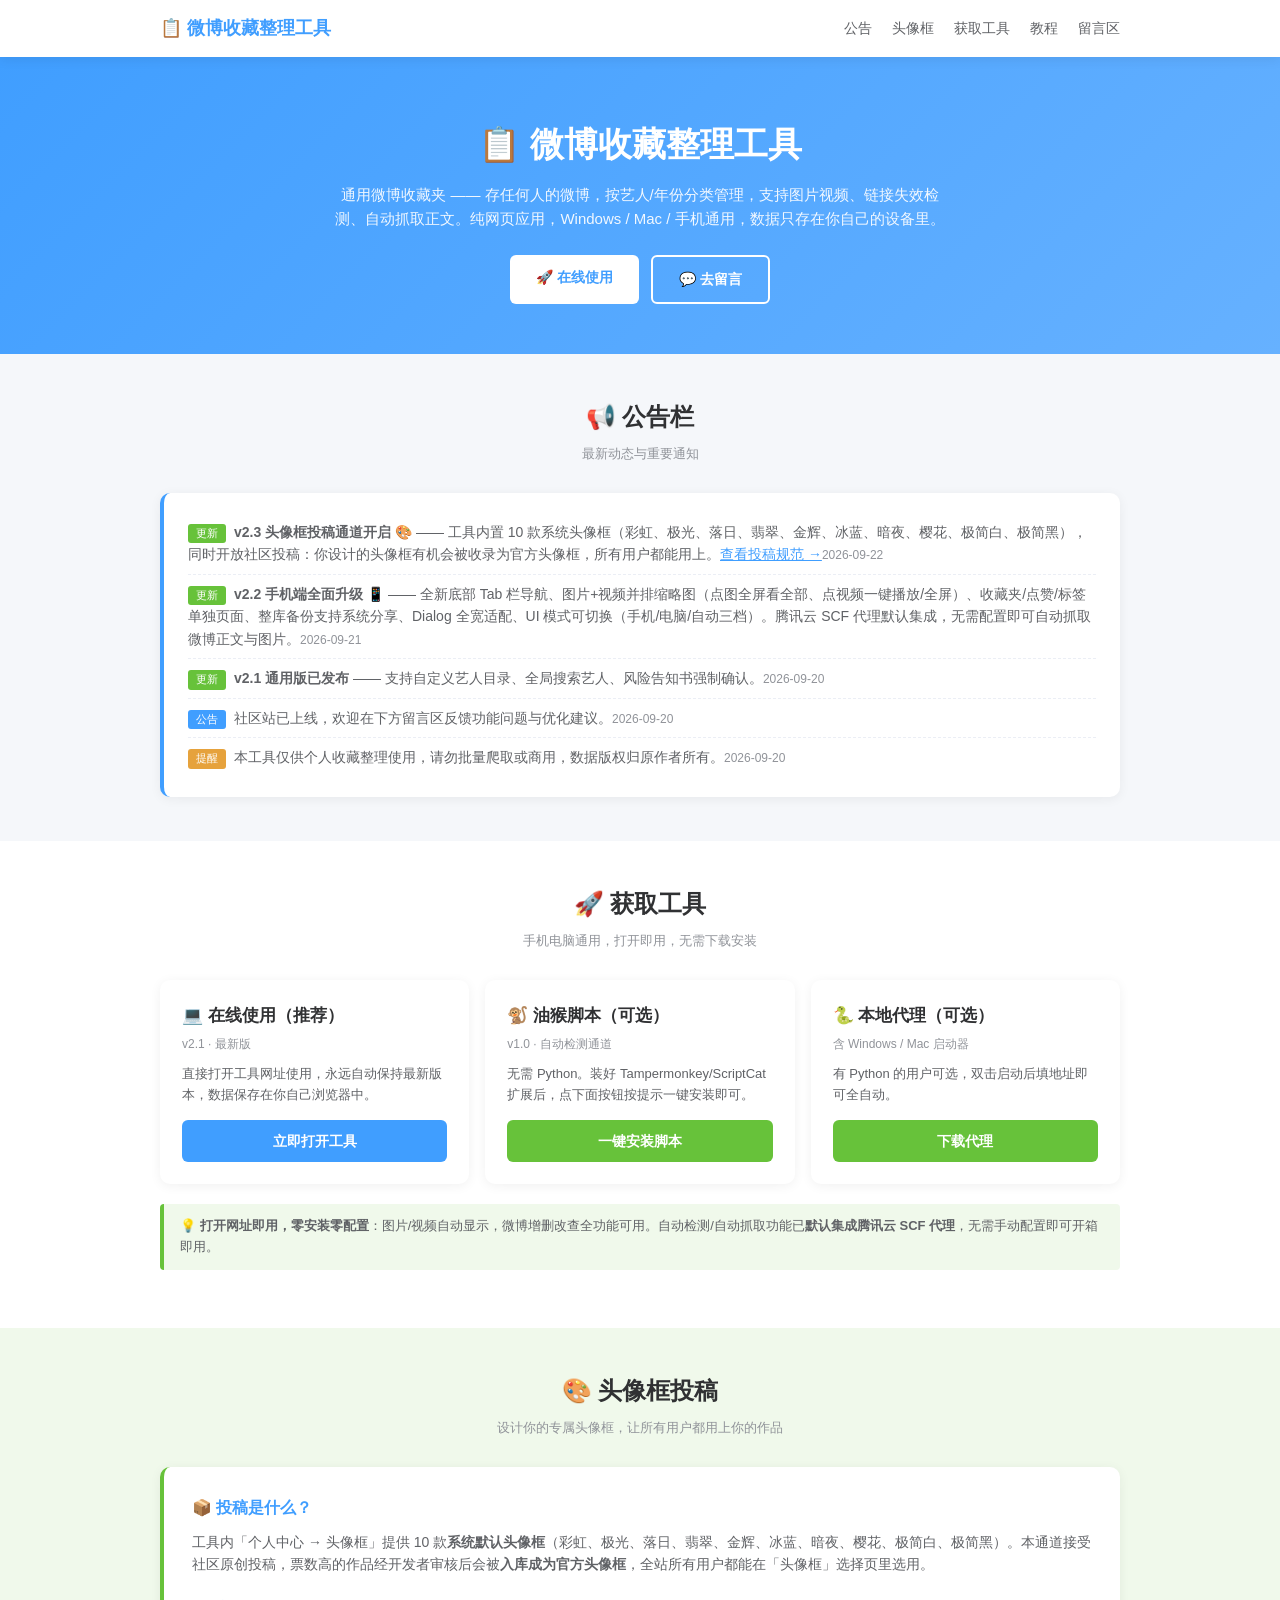
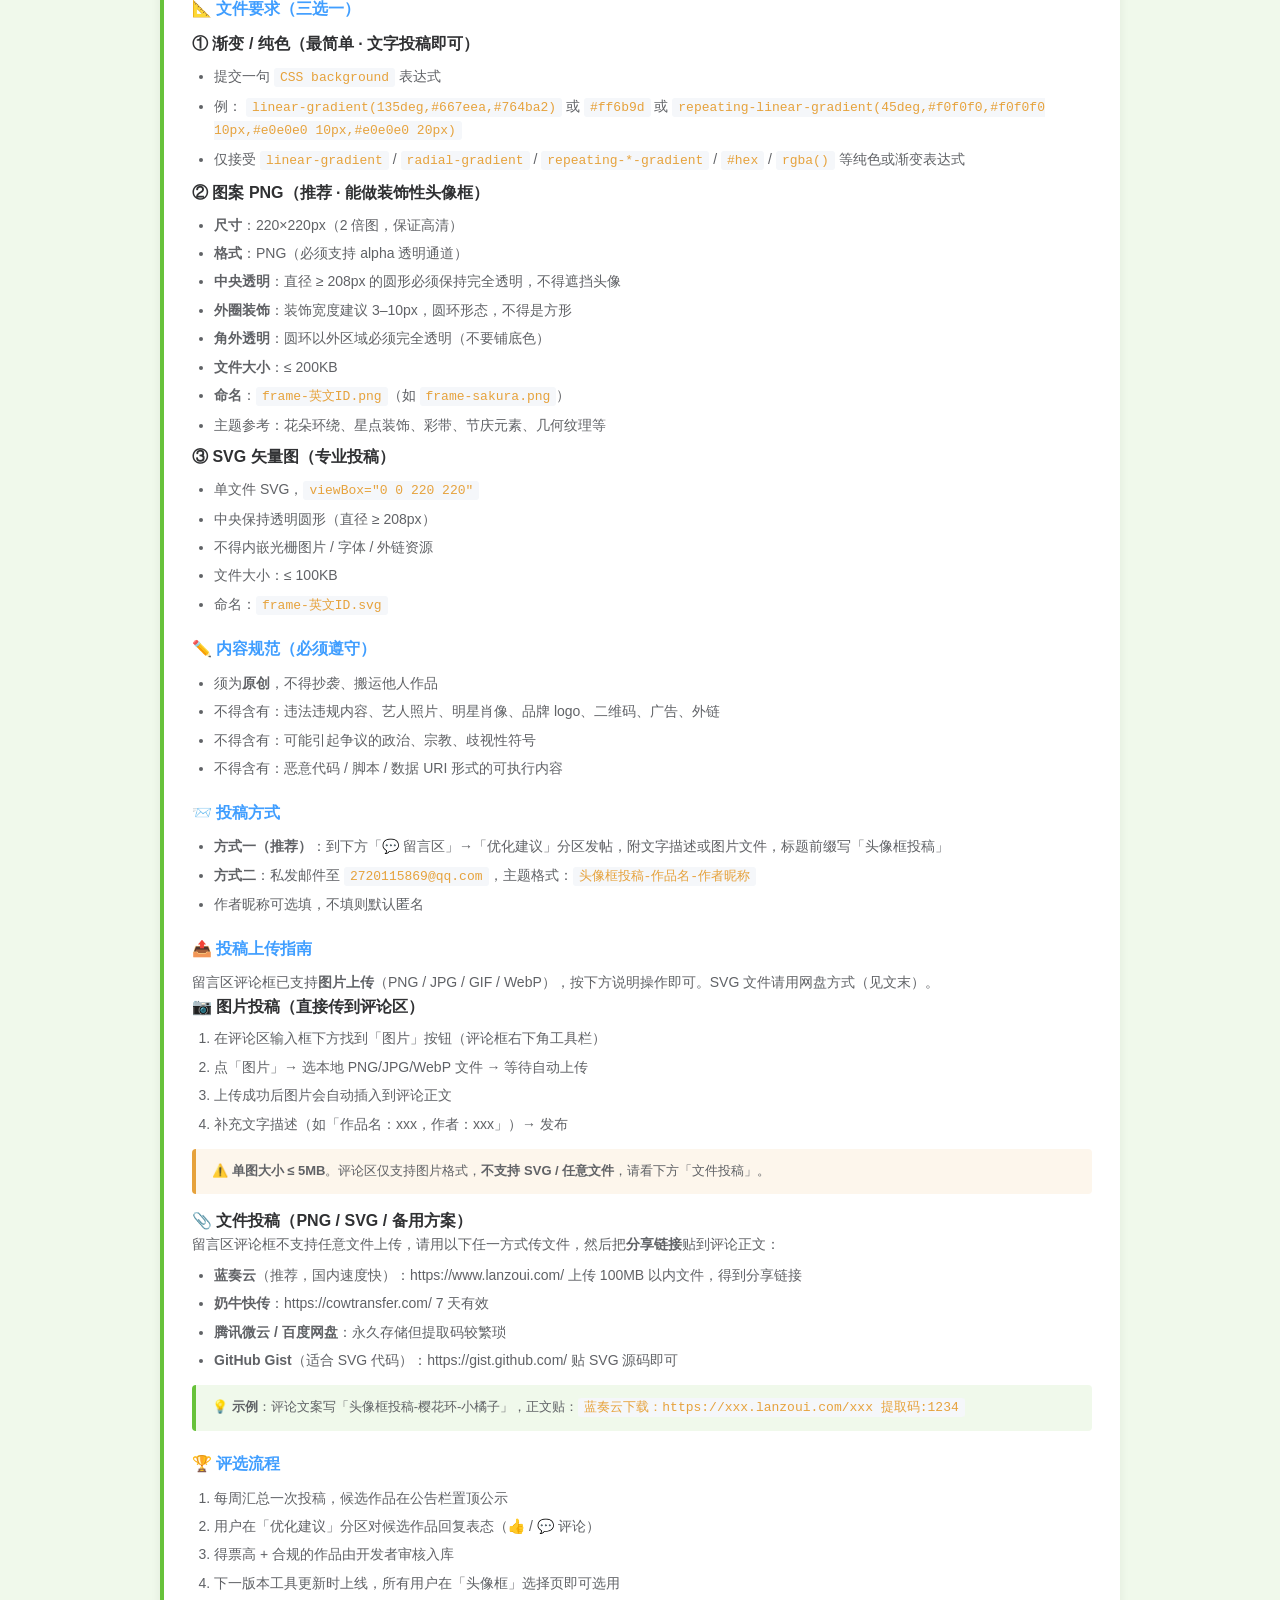
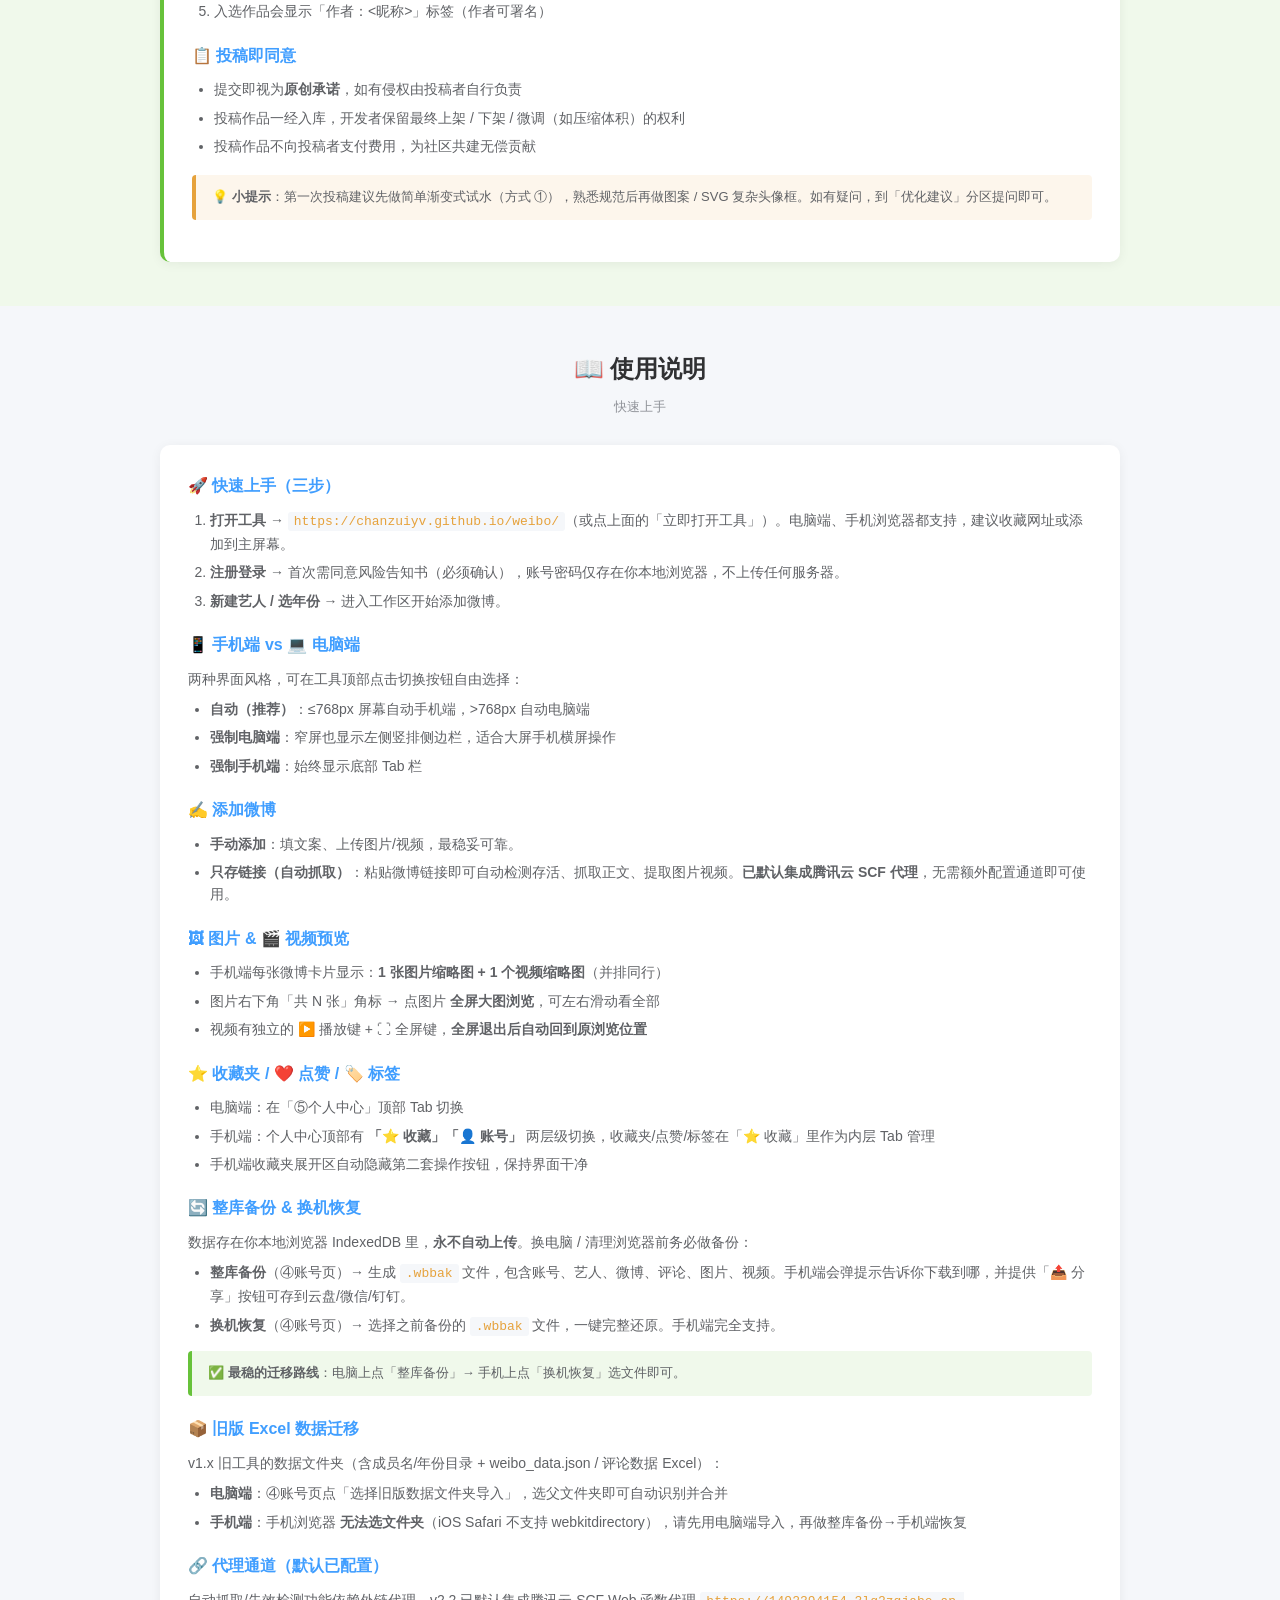
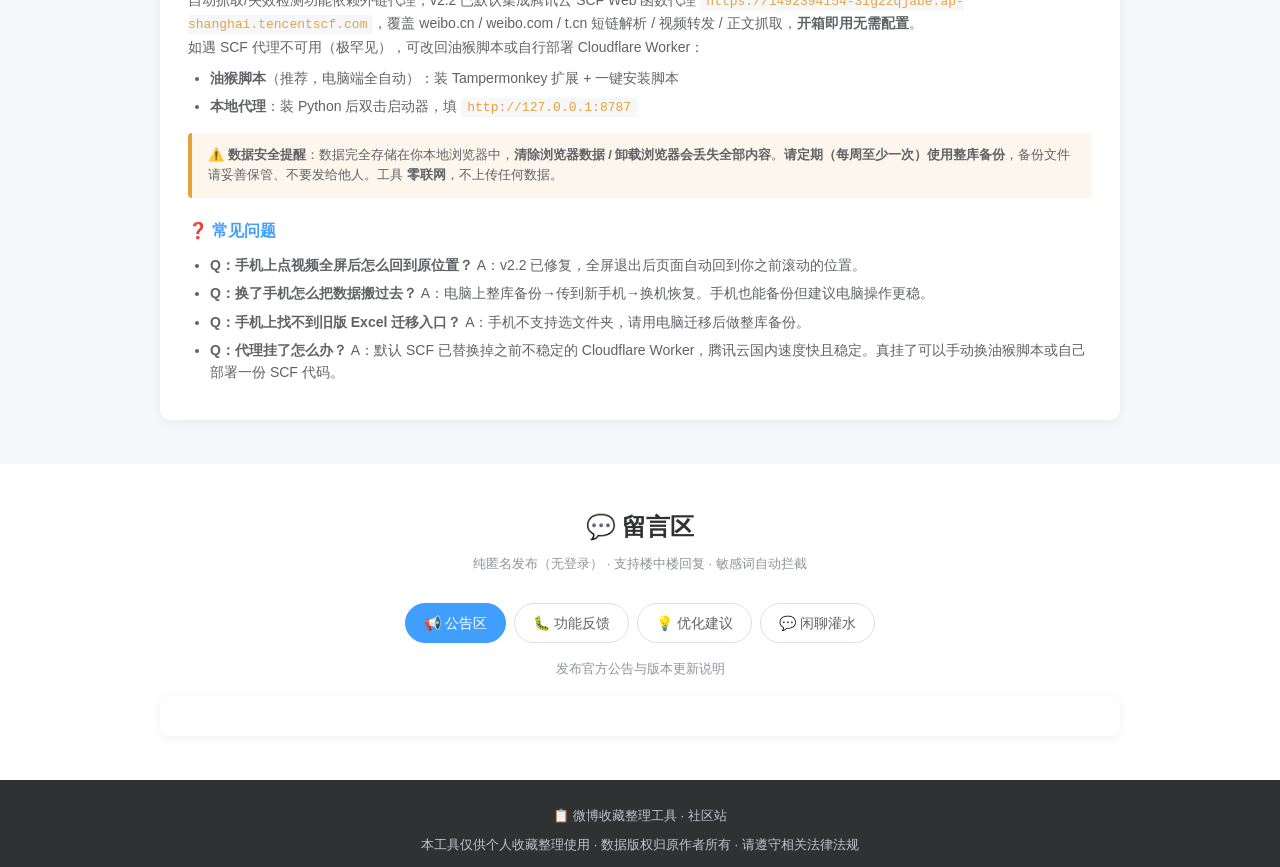
<file: index.html>
<!DOCTYPE html>
<html lang="zh-CN">
<head>
<meta charset="UTF-8">
<meta name="viewport" content="width=device-width, initial-scale=1.0">
<title>微博收藏整理工具 · 社区站</title>
<meta name="description" content="微博收藏整理工具官方社区 - 在线使用、使用教程、功能反馈、优化建议、闲聊灌水">
<style>
  * { margin: 0; padding: 0; box-sizing: border-box; }
  body {
    font-family: -apple-system, BlinkMacSystemFont, "Segoe UI", "PingFang SC", "Microsoft YaHei", sans-serif;
    background: #f5f7fa; color: #303133; line-height: 1.6;
  }
  a { color: #409eff; text-decoration: none; }
  a:hover { text-decoration: underline; }
  .container { max-width: 1000px; margin: 0 auto; padding: 0 20px; }

  /* 顶部导航 */
  .navbar { position: sticky; top: 0; z-index: 100; background: #fff; box-shadow: 0 2px 12px rgba(0,0,0,.08); }
  .navbar-inner { max-width: 1000px; margin: 0 auto; padding: 14px 20px; display: flex; align-items: center; justify-content: space-between; }
  .logo { font-size: 18px; font-weight: 700; color: #409eff; }
  .nav-links { display: flex; gap: 20px; font-size: 14px; }
  .nav-links a { color: #606266; }

  /* Hero */
  .hero { background: linear-gradient(135deg, #409eff 0%, #66b1ff 100%); color: #fff; padding: 60px 0 50px; text-align: center; }
  .hero h1 { font-size: 34px; margin-bottom: 12px; }
  .hero p { font-size: 15px; opacity: .92; margin-bottom: 24px; max-width: 620px; margin-left: auto; margin-right: auto; }
  .btn-group { display: flex; gap: 12px; justify-content: center; flex-wrap: wrap; }
  .btn { display: inline-block; padding: 11px 26px; border-radius: 6px; font-size: 14px; font-weight: 600; cursor: pointer; border: none; transition: all .2s; text-decoration: none; }
  .btn-primary { background: #fff; color: #409eff; }
  .btn-primary:hover { background: #ecf5ff; text-decoration: none; }
  .btn-outline { background: transparent; color: #fff; border: 2px solid #fff; }
  .btn-outline:hover { background: rgba(255,255,255,.15); text-decoration: none; }

  section { padding: 44px 0; }
  section h2 { font-size: 24px; text-align: center; margin-bottom: 8px; }
  .section-sub { text-align: center; color: #909399; margin-bottom: 28px; font-size: 13px; }

  /* 公告栏 */
  .notice { background: #fff; border-radius: 10px; padding: 20px 24px; box-shadow: 0 2px 12px rgba(0,0,0,.06); border-left: 4px solid #409eff; }
  .notice h3 { font-size: 16px; margin-bottom: 10px; color: #409eff; }
  .notice-item { padding: 8px 0; border-bottom: 1px dashed #ebeef5; font-size: 14px; color: #606266; }
  .notice-item:last-child { border-bottom: none; }
  .notice-tag { display: inline-block; background: #409eff; color: #fff; font-size: 11px; padding: 1px 8px; border-radius: 3px; margin-right: 8px; }
  .notice-tag.update { background: #67c23a; }
  .notice-tag.warn { background: #e6a23c; }

  /* 获取卡片 */
  .download-grid { display: grid; grid-template-columns: repeat(auto-fit, minmax(280px, 1fr)); gap: 16px; }
  .dl-card { background: #fff; border-radius: 10px; padding: 22px; box-shadow: 0 2px 12px rgba(0,0,0,.06); }
  .dl-card h3 { font-size: 17px; margin-bottom: 6px; }
  .dl-version { font-size: 12px; color: #909399; margin-bottom: 10px; }
  .dl-desc { font-size: 13px; color: #606266; margin-bottom: 14px; min-height: 40px; }
  .dl-btn { display: block; text-align: center; padding: 10px; background: #409eff; color: #fff; border-radius: 6px; font-weight: 600; font-size: 14px; }
  .dl-btn:hover { background: #66b1ff; text-decoration: none; }
  .dl-btn.secondary { background: #67c23a; }
  .dl-btn.secondary:hover { background: #85ce61; }

  /* 使用说明 */
  .tutorial { background: #fff; border-radius: 10px; padding: 28px; box-shadow: 0 2px 12px rgba(0,0,0,.06); }
  .tutorial h3 { font-size: 16px; margin: 20px 0 10px; color: #409eff; }
  .tutorial h3:first-child { margin-top: 0; }
  .tutorial p, .tutorial li { font-size: 14px; color: #606266; }
  .tutorial ol, .tutorial ul { padding-left: 22px; margin: 8px 0; }
  .tutorial li { margin-bottom: 6px; }
  .tutorial code { background: #f5f7fa; padding: 2px 6px; border-radius: 3px; font-size: 13px; color: #e6a23c; }
  .alert { background: #fdf6ec; border-left: 4px solid #e6a23c; padding: 12px 16px; border-radius: 4px; margin: 14px 0; font-size: 13px; color: #606266; }
  .alert-success { background: #f0f9eb; border-color: #67c23a; }

  /* 留言区分区 Tab */
  .forum-tabs { display: flex; gap: 8px; margin-bottom: 16px; flex-wrap: wrap; justify-content: center; }
  .forum-tab { padding: 8px 18px; border-radius: 20px; background: #fff; border: 1px solid #dcdfe6; cursor: pointer; font-size: 14px; color: #606266; transition: all .2s; }
  .forum-tab:hover { border-color: #409eff; color: #409eff; }
  .forum-tab.active { background: #409eff; color: #fff; border-color: #409eff; }
  .forum-desc { text-align: center; color: #909399; font-size: 13px; margin-bottom: 16px; }

  /* Twikoo 留言容器（4 分区各一个，切换显示） */
  #twikoo-wrap { background: #fff; border-radius: 10px; padding: 20px; box-shadow: 0 2px 12px rgba(0,0,0,.06); }
  .twikoo-panel { display: none; }
  .twikoo-panel.active { display: block; }

  footer { background: #303133; color: #c0c4cc; padding: 26px 0; text-align: center; font-size: 13px; }
  footer a { color: #409eff; }

  @media (max-width: 600px) {
    .hero h1 { font-size: 24px; }
    .nav-links { display: none; }
  }
</style>
</head>
<body>

<nav class="navbar">
  <div class="navbar-inner">
    <div class="logo">📋 微博收藏整理工具</div>
    <div class="nav-links">
      <a href="#notice">公告</a>
      <a href="#avatar-frame-submit">头像框</a>
      <a href="#download">获取工具</a>
      <a href="#tutorial">教程</a>
      <a href="#forum">留言区</a>
    </div>
  </div>
</nav>

<section class="hero">
  <div class="container">
    <h1>📋 微博收藏整理工具</h1>
    <p>通用微博收藏夹 —— 存任何人的微博，按艺人/年份分类管理，支持图片视频、链接失效检测、自动抓取正文。纯网页应用，Windows / Mac / 手机通用，数据只存在你自己的设备里。</p>
    <div class="btn-group">
      <a class="btn btn-primary" href="https://chanzuiyv.github.io/weibo/" target="_blank">🚀 在线使用</a>
      <a class="btn btn-outline" href="#forum">💬 去留言</a>
    </div>
  </div>
</section>

<!-- 公告栏 -->
<section id="notice">
  <div class="container">
    <h2>📢 公告栏</h2>
    <p class="section-sub">最新动态与重要通知</p>
    <div class="notice">
      <div class="notice-item"><span class="notice-tag update">更新</span><b>v2.3 头像框投稿通道开启 🎨</b> —— 工具内置 10 款系统头像框（彩虹、极光、落日、翡翠、金辉、冰蓝、暗夜、樱花、极简白、极简黑），同时开放社区投稿：你设计的头像框有机会被收录为官方头像框，所有用户都能用上。<a href="#avatar-frame-submit" style="color:#409eff;text-decoration:underline;">查看投稿规范 →</a><span style="color:#909399;font-size:12px;">2026-09-22</span></div>
      <div class="notice-item"><span class="notice-tag update">更新</span><b>v2.2 手机端全面升级 📱</b> —— 全新底部 Tab 栏导航、图片+视频并排缩略图（点图全屏看全部、点视频一键播放/全屏）、收藏夹/点赞/标签单独页面、整库备份支持系统分享、Dialog 全宽适配、UI 模式可切换（手机/电脑/自动三档）。腾讯云 SCF 代理默认集成，无需配置即可自动抓取微博正文与图片。<span style="color:#909399;font-size:12px;">2026-09-21</span></div>
      <div class="notice-item"><span class="notice-tag update">更新</span><b>v2.1 通用版已发布</b> —— 支持自定义艺人目录、全局搜索艺人、风险告知书强制确认。<span style="color:#909399;font-size:12px;">2026-09-20</span></div>
      <div class="notice-item"><span class="notice-tag">公告</span>社区站已上线，欢迎在下方留言区反馈功能问题与优化建议。<span style="color:#909399;font-size:12px;">2026-09-20</span></div>
      <div class="notice-item"><span class="notice-tag warn">提醒</span>本工具仅供个人收藏整理使用，请勿批量爬取或商用，数据版权归原作者所有。<span style="color:#909399;font-size:12px;">2026-09-20</span></div>
    </div>
  </div>
</section>

<!-- 获取工具 -->
<section id="download" style="background:#fff;">
  <div class="container">
    <h2>🚀 获取工具</h2>
    <p class="section-sub">手机电脑通用，打开即用，无需下载安装</p>
    <div class="download-grid">
      <div class="dl-card">
        <h3>💻 在线使用（推荐）</h3>
        <div class="dl-version">v2.1 · 最新版</div>
        <div class="dl-desc">直接打开工具网址使用，永远自动保持最新版本，数据保存在你自己浏览器中。</div>
        <a class="dl-btn" href="https://chanzuiyv.github.io/weibo/" target="_blank">立即打开工具</a>
      </div>
      <div class="dl-card">
        <h3>🐒 油猴脚本（可选）</h3>
        <div class="dl-version">v1.0 · 自动检测通道</div>
        <div class="dl-desc">无需 Python。装好 Tampermonkey/ScriptCat 扩展后，点下面按钮按提示一键安装即可。</div>
        <a class="dl-btn secondary" href="https://raw.githubusercontent.com/ChanZuiyv/weibo/main/微博整理助手.user.js" target="_blank">一键安装脚本</a>
      </div>
      <div class="dl-card">
        <h3>🐍 本地代理（可选）</h3>
        <div class="dl-version">含 Windows / Mac 启动器</div>
        <div class="dl-desc">有 Python 的用户可选，双击启动后填地址即可全自动。</div>
        <a class="dl-btn secondary" href="https://raw.githubusercontent.com/ChanZuiyv/weibo/main/weibo_proxy.py" download="weibo_proxy.py">下载代理</a>
      </div>
    </div>
    <div class="alert alert-success" style="margin-top:20px;">
      💡 <b>打开网址即用，零安装零配置</b>：图片/视频自动显示，微博增删改查全功能可用。自动检测/自动抓取功能已<b>默认集成腾讯云 SCF 代理</b>，无需手动配置即可开箱即用。
    </div>
  </div>
</section>

<!-- 头像框投稿 -->
<section id="avatar-frame-submit" style="background:#f0f9eb;">
  <div class="container">
    <h2>🎨 头像框投稿</h2>
    <p class="section-sub">设计你的专属头像框，让所有用户都用上你的作品</p>
    <div class="tutorial" style="border-left:4px solid #67c23a;">

      <h3>📦 投稿是什么？</h3>
      <p>工具内「个人中心 → 头像框」提供 10 款<b>系统默认头像框</b>（彩虹、极光、落日、翡翠、金辉、冰蓝、暗夜、樱花、极简白、极简黑）。本通道接受社区原创投稿，票数高的作品经开发者审核后会被<b>入库成为官方头像框</b>，全站所有用户都能在「头像框」选择页里选用。</p>

      <h3>📐 文件要求（三选一）</h3>

      <h4>① 渐变 / 纯色（最简单 · 文字投稿即可）</h4>
      <ul>
        <li>提交一句 <code>CSS background</code> 表达式</li>
        <li>例： <code>linear-gradient(135deg,#667eea,#764ba2)</code> 或 <code>#ff6b9d</code> 或 <code>repeating-linear-gradient(45deg,#f0f0f0,#f0f0f0 10px,#e0e0e0 10px,#e0e0e0 20px)</code></li>
        <li>仅接受 <code>linear-gradient</code> / <code>radial-gradient</code> / <code>repeating-*-gradient</code> / <code>#hex</code> / <code>rgba()</code> 等纯色或渐变表达式</li>
      </ul>

      <h4>② 图案 PNG（推荐 · 能做装饰性头像框）</h4>
      <ul>
        <li><b>尺寸</b>：220×220px（2 倍图，保证高清）</li>
        <li><b>格式</b>：PNG（必须支持 alpha 透明通道）</li>
        <li><b>中央透明</b>：直径 ≥ 208px 的圆形必须保持完全透明，不得遮挡头像</li>
        <li><b>外圈装饰</b>：装饰宽度建议 3–10px，圆环形态，不得是方形</li>
        <li><b>角外透明</b>：圆环以外区域必须完全透明（不要铺底色）</li>
        <li><b>文件大小</b>：≤ 200KB</li>
        <li><b>命名</b>：<code>frame-英文ID.png</code>（如 <code>frame-sakura.png</code>）</li>
        <li>主题参考：花朵环绕、星点装饰、彩带、节庆元素、几何纹理等</li>
      </ul>

      <h4>③ SVG 矢量图（专业投稿）</h4>
      <ul>
        <li>单文件 SVG，<code>viewBox="0 0 220 220"</code></li>
        <li>中央保持透明圆形（直径 ≥ 208px）</li>
        <li>不得内嵌光栅图片 / 字体 / 外链资源</li>
        <li>文件大小：≤ 100KB</li>
        <li>命名：<code>frame-英文ID.svg</code></li>
      </ul>

      <h3>✏️ 内容规范（必须遵守）</h3>
      <ul>
        <li>须为<b>原创</b>，不得抄袭、搬运他人作品</li>
        <li>不得含有：违法违规内容、艺人照片、明星肖像、品牌 logo、二维码、广告、外链</li>
        <li>不得含有：可能引起争议的政治、宗教、歧视性符号</li>
        <li>不得含有：恶意代码 / 脚本 / 数据 URI 形式的可执行内容</li>
      </ul>

      <h3>📨 投稿方式</h3>
      <ul>
        <li><b>方式一（推荐）</b>：到下方「💬 留言区」→「优化建议」分区发帖，附文字描述或图片文件，标题前缀写「头像框投稿」</li>
        <li><b>方式二</b>：私发邮件至 <code>2720115869@qq.com</code>，主题格式：<code>头像框投稿-作品名-作者昵称</code></li>
        <li>作者昵称可选填，不填则默认匿名</li>
      </ul>

      <h3>📤 投稿上传指南</h3>
      <p>留言区评论框已支持<b>图片上传</b>（PNG / JPG / GIF / WebP），按下方说明操作即可。SVG 文件请用网盘方式（见文末）。</p>

      <h4>📷 图片投稿（直接传到评论区）</h4>
      <ol>
        <li>在评论区输入框下方找到「图片」按钮（评论框右下角工具栏）</li>
        <li>点「图片」→ 选本地 PNG/JPG/WebP 文件 → 等待自动上传</li>
        <li>上传成功后图片会自动插入到评论正文</li>
        <li>补充文字描述（如「作品名：xxx，作者：xxx」）→ 发布</li>
      </ol>
      <div class="alert">⚠️ <b>单图大小 ≤ 5MB</b>。评论区仅支持图片格式，<b>不支持 SVG / 任意文件</b>，请看下方「文件投稿」。</div>

      <h4>📎 文件投稿（PNG / SVG / 备用方案）</h4>
      <p>留言区评论框不支持任意文件上传，请用以下任一方式传文件，然后把<b>分享链接</b>贴到评论正文：</p>
      <ul>
        <li><b>蓝奏云</b>（推荐，国内速度快）：https://www.lanzoui.com/ 上传 100MB 以内文件，得到分享链接</li>
        <li><b>奶牛快传</b>：https://cowtransfer.com/ 7 天有效</li>
        <li><b>腾讯微云 / 百度网盘</b>：永久存储但提取码较繁琐</li>
        <li><b>GitHub Gist</b>（适合 SVG 代码）：https://gist.github.com/ 贴 SVG 源码即可</li>
      </ul>
      <div class="alert alert-success">💡 <b>示例</b>：评论文案写「头像框投稿-樱花环-小橘子」，正文贴：<code>蓝奏云下载：https://xxx.lanzoui.com/xxx 提取码:1234</code></div>

      <h3>🏆 评选流程</h3>
      <ol>
        <li>每周汇总一次投稿，候选作品在公告栏置顶公示</li>
        <li>用户在「优化建议」分区对候选作品回复表态（👍 / 💬 评论）</li>
        <li>得票高 + 合规的作品由开发者审核入库</li>
        <li>下一版本工具更新时上线，所有用户在「头像框」选择页即可选用</li>
        <li>入选作品会显示「作者：<昵称>」标签（作者可署名）</li>
      </ol>

      <h3>📋 投稿即同意</h3>
      <ul>
        <li>提交即视为<b>原创承诺</b>，如有侵权由投稿者自行负责</li>
        <li>投稿作品一经入库，开发者保留最终上架 / 下架 / 微调（如压缩体积）的权利</li>
        <li>投稿作品不向投稿者支付费用，为社区共建无偿贡献</li>
      </ul>

      <div class="alert" style="margin-top:18px;">
        💡 <b>小提示</b>：第一次投稿建议先做简单渐变式试水（方式 ①），熟悉规范后再做图案 / SVG 复杂头像框。如有疑问，到「优化建议」分区提问即可。
      </div>
    </div>
  </div>
</section>

<!-- 使用说明 -->
<section id="tutorial">
  <div class="container">
    <h2>📖 使用说明</h2>
    <p class="section-sub">快速上手</p>
    <div class="tutorial">
      <h3>🚀 快速上手（三步）</h3>
      <ol>
        <li><b>打开工具</b> → <code>https://chanzuiyv.github.io/weibo/</code>（或点上面的「立即打开工具」）。电脑端、手机浏览器都支持，建议收藏网址或添加到主屏幕。</li>
        <li><b>注册登录</b> → 首次需同意风险告知书（必须确认），账号密码仅存在你本地浏览器，不上传任何服务器。</li>
        <li><b>新建艺人 / 选年份</b> → 进入工作区开始添加微博。</li>
      </ol>

      <h3>📱 手机端 vs 💻 电脑端</h3>
      <p>两种界面风格，可在工具顶部点击切换按钮自由选择：</p>
      <ul>
        <li><b>自动（推荐）</b>：≤768px 屏幕自动手机端，>768px 自动电脑端</li>
        <li><b>强制电脑端</b>：窄屏也显示左侧竖排侧边栏，适合大屏手机横屏操作</li>
        <li><b>强制手机端</b>：始终显示底部 Tab 栏</li>
      </ul>

      <h3>✍️ 添加微博</h3>
      <ul>
        <li><b>手动添加</b>：填文案、上传图片/视频，最稳妥可靠。</li>
        <li><b>只存链接（自动抓取）</b>：粘贴微博链接即可自动检测存活、抓取正文、提取图片视频。<b>已默认集成腾讯云 SCF 代理</b>，无需额外配置通道即可使用。</li>
      </ul>

      <h3>🖼 图片 & 🎬 视频预览</h3>
      <ul>
        <li>手机端每张微博卡片显示：<b>1 张图片缩略图 + 1 个视频缩略图</b>（并排同行）</li>
        <li>图片右下角「共 N 张」角标 → 点图片 <b>全屏大图浏览</b>，可左右滑动看全部</li>
        <li>视频有独立的 ▶️ 播放键 + ⛶ 全屏键，<b>全屏退出后自动回到原浏览位置</b></li>
      </ul>

      <h3>⭐ 收藏夹 / ❤️ 点赞 / 🏷️ 标签</h3>
      <ul>
        <li>电脑端：在「⑤个人中心」顶部 Tab 切换</li>
        <li>手机端：个人中心顶部有 <b>「⭐ 收藏」「👤 账号」</b> 两层级切换，收藏夹/点赞/标签在「⭐ 收藏」里作为内层 Tab 管理</li>
        <li>手机端收藏夹展开区自动隐藏第二套操作按钮，保持界面干净</li>
      </ul>

      <h3>🔄 整库备份 & 换机恢复</h3>
      <p>数据存在你本地浏览器 IndexedDB 里，<b>永不自动上传</b>。换电脑 / 清理浏览器前务必做备份：</p>
      <ul>
        <li><b>整库备份</b>（④账号页）→ 生成 <code>.wbbak</code> 文件，包含账号、艺人、微博、评论、图片、视频。手机端会弹提示告诉你下载到哪，并提供「📤 分享」按钮可存到云盘/微信/钉钉。</li>
        <li><b>换机恢复</b>（④账号页）→ 选择之前备份的 <code>.wbbak</code> 文件，一键完整还原。手机端完全支持。</li>
      </ul>

      <div class="alert alert-success">
        ✅ <b>最稳的迁移路线</b>：电脑上点「整库备份」→ 手机上点「换机恢复」选文件即可。
      </div>

      <h3>📦 旧版 Excel 数据迁移</h3>
      <p>v1.x 旧工具的数据文件夹（含成员名/年份目录 + weibo_data.json / 评论数据 Excel）：</p>
      <ul>
        <li><b>电脑端</b>：④账号页点「选择旧版数据文件夹导入」，选父文件夹即可自动识别并合并</li>
        <li><b>手机端</b>：手机浏览器 <b>无法选文件夹</b>（iOS Safari 不支持 webkitdirectory），请先用电脑端导入，再做整库备份→手机端恢复</li>
      </ul>

      <h3>🔗 代理通道（默认已配置）</h3>
      <p>自动抓取/失效检测功能依赖外链代理，v2.2 已默认集成腾讯云 SCF Web 函数代理 <code>https://1492394154-3lg2zqjabe.ap-shanghai.tencentscf.com</code>，覆盖 weibo.cn / weibo.com / t.cn 短链解析 / 视频转发 / 正文抓取，<b>开箱即用无需配置</b>。</p>
      <p>如遇 SCF 代理不可用（极罕见），可改回油猴脚本或自行部署 Cloudflare Worker：</p>
      <ul>
        <li><b>油猴脚本</b>（推荐，电脑端全自动）：装 Tampermonkey 扩展 + 一键安装脚本</li>
        <li><b>本地代理</b>：装 Python 后双击启动器，填 <code>http://127.0.0.1:8787</code></li>
      </ul>

      <div class="alert">
        ⚠️ <b>数据安全提醒</b>：数据完全存储在你本地浏览器中，<b>清除浏览器数据 / 卸载浏览器会丢失全部内容</b>。<b>请定期（每周至少一次）使用整库备份</b>，备份文件请妥善保管、不要发给他人。工具 <b>零联网</b>，不上传任何数据。
      </div>

      <h3>❓ 常见问题</h3>
      <ul>
        <li><b>Q：手机上点视频全屏后怎么回到原位置？</b> A：v2.2 已修复，全屏退出后页面自动回到你之前滚动的位置。</li>
        <li><b>Q：换了手机怎么把数据搬过去？</b> A：电脑上整库备份→传到新手机→换机恢复。手机也能备份但建议电脑操作更稳。</li>
        <li><b>Q：手机上找不到旧版 Excel 迁移入口？</b> A：手机不支持选文件夹，请用电脑迁移后做整库备份。</li>
        <li><b>Q：代理挂了怎么办？</b> A：默认 SCF 已替换掉之前不稳定的 Cloudflare Worker，腾讯云国内速度快且稳定。真挂了可以手动换油猴脚本或自己部署一份 SCF 代码。</li>
      </ul>
    </div>
  </div>
</section>

<!-- 留言区 -->
<section id="forum" style="background:#fff;">
  <div class="container">
    <h2>💬 留言区</h2>
    <p class="section-sub">纯匿名发布（无登录） · 支持楼中楼回复 · 敏感词自动拦截</p>

    <div class="forum-tabs">
      <div class="forum-tab active" data-path="/announcement">📢 公告区</div>
      <div class="forum-tab" data-path="/feedback">🐛 功能反馈</div>
      <div class="forum-tab" data-path="/suggestion">💡 优化建议</div>
      <div class="forum-tab" data-path="/chat">💬 闲聊灌水</div>
    </div>
    <p class="forum-desc" id="forum-desc">发布官方公告与版本更新说明</p>

    <div id="twikoo-wrap">
      <div class="twikoo-panel active" id="tw-announcement"><div id="mt-announcement"></div></div>
      <div class="twikoo-panel" id="tw-feedback"><div id="mt-feedback"></div></div>
      <div class="twikoo-panel" id="tw-suggestion"><div id="mt-suggestion"></div></div>
      <div class="twikoo-panel" id="tw-chat"><div id="mt-chat"></div></div>
    </div>
  </div>
</section>

<footer>
  <div class="container">
    <p>📋 微博收藏整理工具 · 社区站</p>
    <p style="margin-top:8px;">本工具仅供个人收藏整理使用 · 数据版权归原作者所有 · 请遵守相关法律法规</p>
  </div>
</footer>

<!-- Twikoo 客户端（本地自托管，GitHub Pages 分发） -->
<script src="./twikoo.all.min.js"></script>
<script>
  // ============ 配置区 ============
  // 腾讯云 CloudBase 部署 Twikoo 后的环境 ID（形如 your-env-12345678）
  // 部署方法见本文件底部注释，或看社区站部署指引
  const TWIKOO_ENV_ID = 'weibo-community-d0frbg6u99b393b9';
  // ===============================

  // Twikoo 服务端自带「违禁词」拦截（管理面板 → 反垃圾 → 违禁词，粘贴 违禁词库.txt 内容即可）

  const inited = {};
  // 分区容器（负责显示/隐藏，永远存在）
  const panels = {
    '/announcement': 'tw-announcement',
    '/feedback':     'tw-feedback',
    '/suggestion':   'tw-suggestion',
    '/chat':         'tw-chat'
  };
  // 挂载点（Twikoo 渲染时会替换掉这个内层 div，外层容器不受影响）
  const mounts = {
    '/announcement': 'mt-announcement',
    '/feedback':     'mt-feedback',
    '/suggestion':   'mt-suggestion',
    '/chat':         'mt-chat'
  };
  const forumDescs = {
    '/announcement': '发布官方公告与版本更新说明',
    '/feedback': '遇到 Bug 或功能异常请在此反馈',
    '/suggestion': '提出你想要的新功能或优化方向',
    '/chat': '自由闲聊，注意文明发言'
  };

  function showTab(path) {
    document.querySelectorAll('.twikoo-panel').forEach(p => p.classList.remove('active'));
    const el = document.getElementById(panels[path]);
    el.classList.add('active');
    document.getElementById('forum-desc').textContent = forumDescs[path] || '';
    if (!inited[path]) {
      inited[path] = true;
      twikoo.init({
        envId: TWIKOO_ENV_ID,
        el: '#' + mounts[path],
        path: path,
        lang: 'zh-CN'
      });
    }
  }

  // 分区切换
  document.querySelectorAll('.forum-tab').forEach(tab => {
    tab.addEventListener('click', () => {
      document.querySelectorAll('.forum-tab').forEach(t => t.classList.remove('active'));
      tab.classList.add('active');
      showTab(tab.dataset.path);
    });
  });

  // 初始化默认分区
  showTab('/announcement');

  // 平滑滚动
  document.querySelectorAll('a[href^="#"]').forEach(a => {
    a.addEventListener('click', e => {
      const t = document.querySelector(a.getAttribute('href'));
      if (t) { e.preventDefault(); t.scrollIntoView({ behavior: 'smooth' }); }
    });
  });

  /* ================= Twikoo 部署指引（腾讯云 CloudBase，国内直连） =================
     1. 打开 https://twikoo.js.org/back-end.html 查看「腾讯云 CloudBase 部署」章节
     2. 微信扫码注册/登录腾讯云 → 开通 CloudBase（创建"按量付费"环境，记下环境ID）
     3. 按官方文档一键部署 twikoo 云函数，并开启「HTTP 访问服务」
     4. 把环境 ID 填到上面的 TWIKOO_ENV_ID，把 index.html + twikoo.all.min.js 上传到 GitHub 仓库
     5. 首次打开留言区 → 点评论区的小齿轮 → 设置管理员密码
     6. 管理面板 → 反垃圾 → 违禁词：粘贴 违禁词库.txt 的全部内容（服务端拦截违规内容）
  ================================================================================ */
</script>

</body>
</html>
</file>
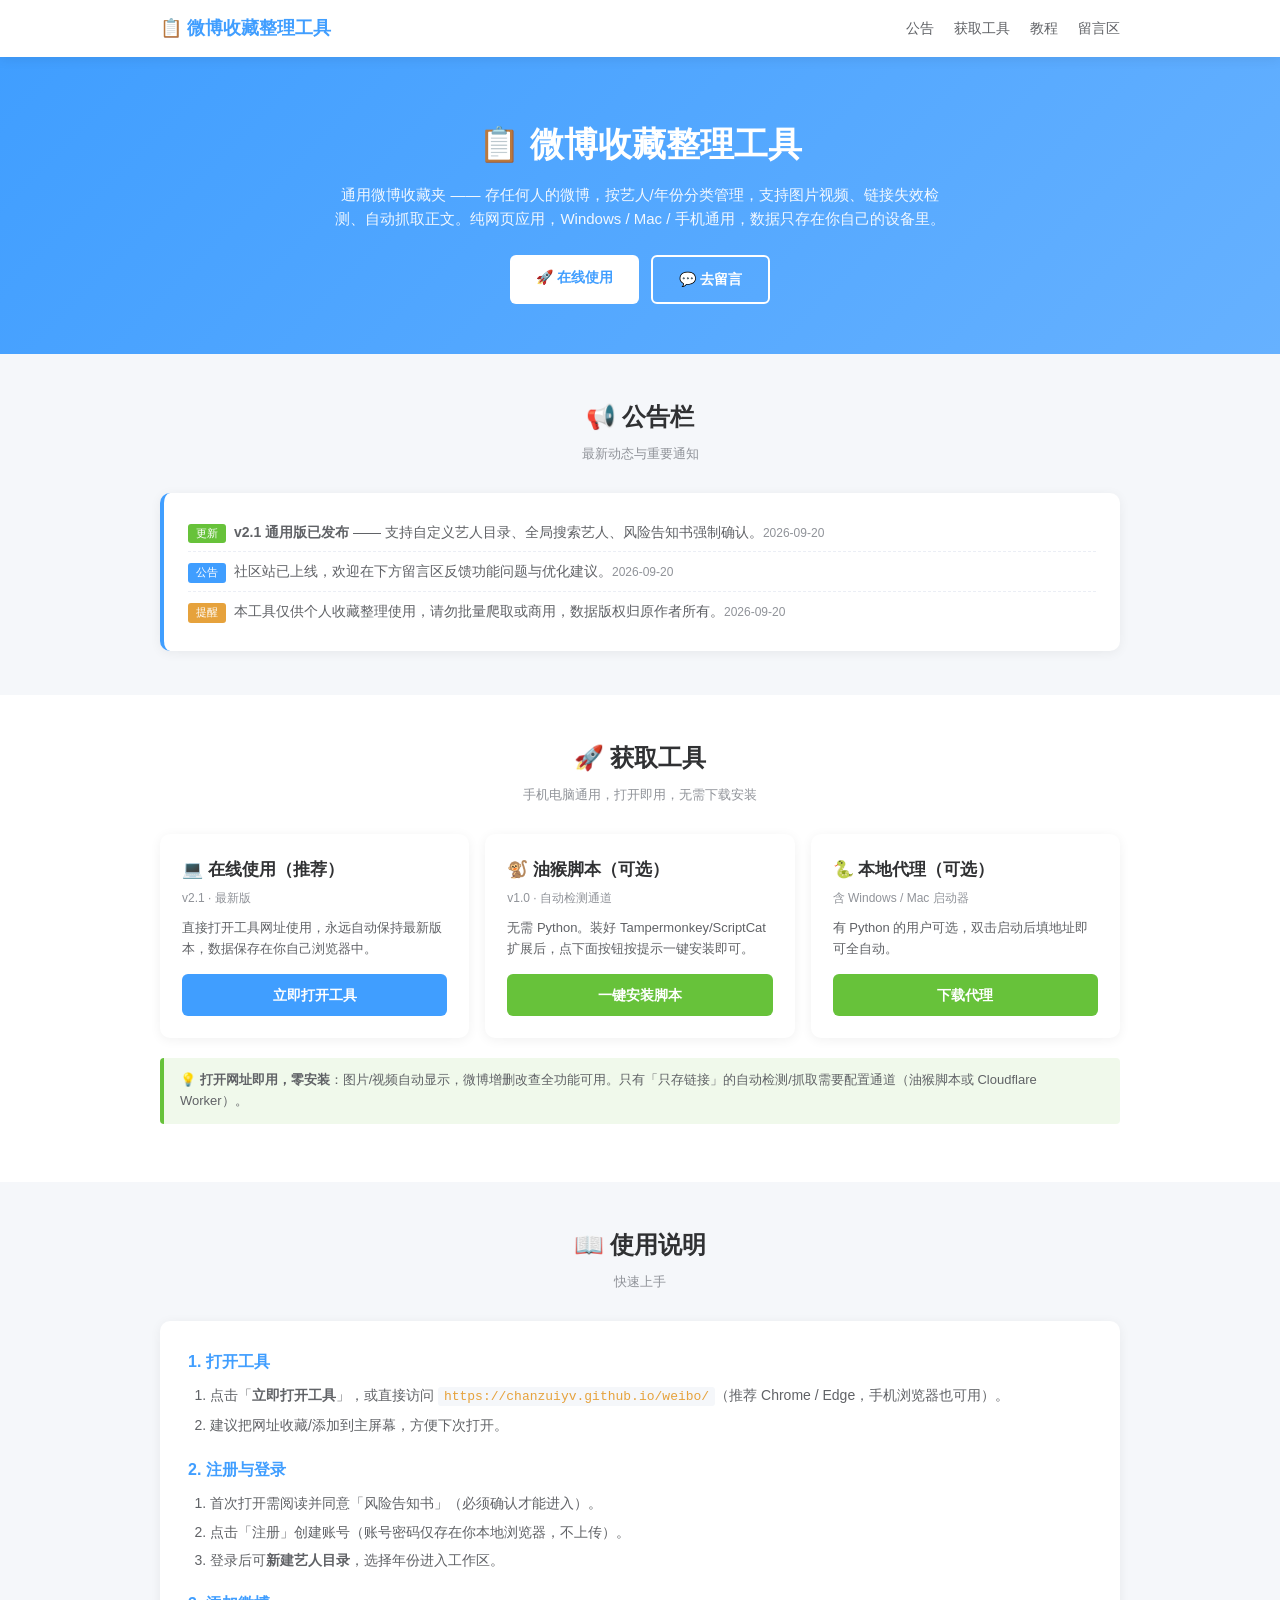
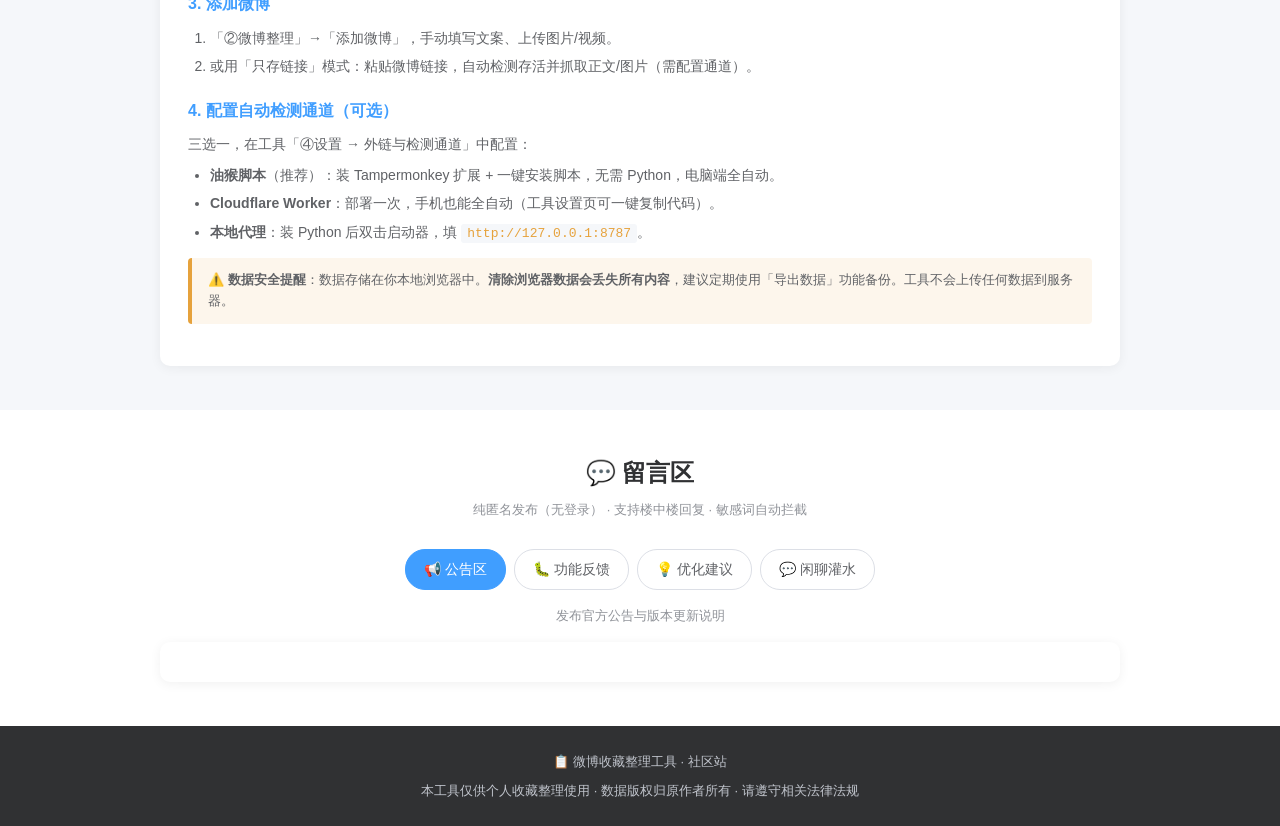
<file: 社区站/index.html>
<!DOCTYPE html>
<html lang="zh-CN">
<head>
<meta charset="UTF-8">
<meta name="viewport" content="width=device-width, initial-scale=1.0">
<title>微博收藏整理工具 · 社区站</title>
<meta name="description" content="微博收藏整理工具官方社区 - 在线使用、使用教程、功能反馈、优化建议、闲聊灌水">
<style>
  * { margin: 0; padding: 0; box-sizing: border-box; }
  body {
    font-family: -apple-system, BlinkMacSystemFont, "Segoe UI", "PingFang SC", "Microsoft YaHei", sans-serif;
    background: #f5f7fa; color: #303133; line-height: 1.6;
  }
  a { color: #409eff; text-decoration: none; }
  a:hover { text-decoration: underline; }
  .container { max-width: 1000px; margin: 0 auto; padding: 0 20px; }

  /* 顶部导航 */
  .navbar { position: sticky; top: 0; z-index: 100; background: #fff; box-shadow: 0 2px 12px rgba(0,0,0,.08); }
  .navbar-inner { max-width: 1000px; margin: 0 auto; padding: 14px 20px; display: flex; align-items: center; justify-content: space-between; }
  .logo { font-size: 18px; font-weight: 700; color: #409eff; }
  .nav-links { display: flex; gap: 20px; font-size: 14px; }
  .nav-links a { color: #606266; }

  /* Hero */
  .hero { background: linear-gradient(135deg, #409eff 0%, #66b1ff 100%); color: #fff; padding: 60px 0 50px; text-align: center; }
  .hero h1 { font-size: 34px; margin-bottom: 12px; }
  .hero p { font-size: 15px; opacity: .92; margin-bottom: 24px; max-width: 620px; margin-left: auto; margin-right: auto; }
  .btn-group { display: flex; gap: 12px; justify-content: center; flex-wrap: wrap; }
  .btn { display: inline-block; padding: 11px 26px; border-radius: 6px; font-size: 14px; font-weight: 600; cursor: pointer; border: none; transition: all .2s; text-decoration: none; }
  .btn-primary { background: #fff; color: #409eff; }
  .btn-primary:hover { background: #ecf5ff; text-decoration: none; }
  .btn-outline { background: transparent; color: #fff; border: 2px solid #fff; }
  .btn-outline:hover { background: rgba(255,255,255,.15); text-decoration: none; }

  section { padding: 44px 0; }
  section h2 { font-size: 24px; text-align: center; margin-bottom: 8px; }
  .section-sub { text-align: center; color: #909399; margin-bottom: 28px; font-size: 13px; }

  /* 公告栏 */
  .notice { background: #fff; border-radius: 10px; padding: 20px 24px; box-shadow: 0 2px 12px rgba(0,0,0,.06); border-left: 4px solid #409eff; }
  .notice h3 { font-size: 16px; margin-bottom: 10px; color: #409eff; }
  .notice-item { padding: 8px 0; border-bottom: 1px dashed #ebeef5; font-size: 14px; color: #606266; }
  .notice-item:last-child { border-bottom: none; }
  .notice-tag { display: inline-block; background: #409eff; color: #fff; font-size: 11px; padding: 1px 8px; border-radius: 3px; margin-right: 8px; }
  .notice-tag.update { background: #67c23a; }
  .notice-tag.warn { background: #e6a23c; }

  /* 获取卡片 */
  .download-grid { display: grid; grid-template-columns: repeat(auto-fit, minmax(280px, 1fr)); gap: 16px; }
  .dl-card { background: #fff; border-radius: 10px; padding: 22px; box-shadow: 0 2px 12px rgba(0,0,0,.06); }
  .dl-card h3 { font-size: 17px; margin-bottom: 6px; }
  .dl-version { font-size: 12px; color: #909399; margin-bottom: 10px; }
  .dl-desc { font-size: 13px; color: #606266; margin-bottom: 14px; min-height: 40px; }
  .dl-btn { display: block; text-align: center; padding: 10px; background: #409eff; color: #fff; border-radius: 6px; font-weight: 600; font-size: 14px; }
  .dl-btn:hover { background: #66b1ff; text-decoration: none; }
  .dl-btn.secondary { background: #67c23a; }
  .dl-btn.secondary:hover { background: #85ce61; }

  /* 使用说明 */
  .tutorial { background: #fff; border-radius: 10px; padding: 28px; box-shadow: 0 2px 12px rgba(0,0,0,.06); }
  .tutorial h3 { font-size: 16px; margin: 20px 0 10px; color: #409eff; }
  .tutorial h3:first-child { margin-top: 0; }
  .tutorial p, .tutorial li { font-size: 14px; color: #606266; }
  .tutorial ol, .tutorial ul { padding-left: 22px; margin: 8px 0; }
  .tutorial li { margin-bottom: 6px; }
  .tutorial code { background: #f5f7fa; padding: 2px 6px; border-radius: 3px; font-size: 13px; color: #e6a23c; }
  .alert { background: #fdf6ec; border-left: 4px solid #e6a23c; padding: 12px 16px; border-radius: 4px; margin: 14px 0; font-size: 13px; color: #606266; }
  .alert-success { background: #f0f9eb; border-color: #67c23a; }

  /* 留言区分区 Tab */
  .forum-tabs { display: flex; gap: 8px; margin-bottom: 16px; flex-wrap: wrap; justify-content: center; }
  .forum-tab { padding: 8px 18px; border-radius: 20px; background: #fff; border: 1px solid #dcdfe6; cursor: pointer; font-size: 14px; color: #606266; transition: all .2s; }
  .forum-tab:hover { border-color: #409eff; color: #409eff; }
  .forum-tab.active { background: #409eff; color: #fff; border-color: #409eff; }
  .forum-desc { text-align: center; color: #909399; font-size: 13px; margin-bottom: 16px; }

  /* Twikoo 留言容器（4 分区各一个，切换显示） */
  #twikoo-wrap { background: #fff; border-radius: 10px; padding: 20px; box-shadow: 0 2px 12px rgba(0,0,0,.06); }
  .twikoo-panel { display: none; }
  .twikoo-panel.active { display: block; }

  footer { background: #303133; color: #c0c4cc; padding: 26px 0; text-align: center; font-size: 13px; }
  footer a { color: #409eff; }

  @media (max-width: 600px) {
    .hero h1 { font-size: 24px; }
    .nav-links { display: none; }
  }
</style>
</head>
<body>

<nav class="navbar">
  <div class="navbar-inner">
    <div class="logo">📋 微博收藏整理工具</div>
    <div class="nav-links">
      <a href="#notice">公告</a>
      <a href="#download">获取工具</a>
      <a href="#tutorial">教程</a>
      <a href="#forum">留言区</a>
    </div>
  </div>
</nav>

<section class="hero">
  <div class="container">
    <h1>📋 微博收藏整理工具</h1>
    <p>通用微博收藏夹 —— 存任何人的微博，按艺人/年份分类管理，支持图片视频、链接失效检测、自动抓取正文。纯网页应用，Windows / Mac / 手机通用，数据只存在你自己的设备里。</p>
    <div class="btn-group">
      <a class="btn btn-primary" href="https://chanzuiyv.github.io/weibo/" target="_blank">🚀 在线使用</a>
      <a class="btn btn-outline" href="#forum">💬 去留言</a>
    </div>
  </div>
</section>

<!-- 公告栏 -->
<section id="notice">
  <div class="container">
    <h2>📢 公告栏</h2>
    <p class="section-sub">最新动态与重要通知</p>
    <div class="notice">
      <div class="notice-item"><span class="notice-tag update">更新</span><b>v2.1 通用版已发布</b> —— 支持自定义艺人目录、全局搜索艺人、风险告知书强制确认。<span style="color:#909399;font-size:12px;">2026-09-20</span></div>
      <div class="notice-item"><span class="notice-tag">公告</span>社区站已上线，欢迎在下方留言区反馈功能问题与优化建议。<span style="color:#909399;font-size:12px;">2026-09-20</span></div>
      <div class="notice-item"><span class="notice-tag warn">提醒</span>本工具仅供个人收藏整理使用，请勿批量爬取或商用，数据版权归原作者所有。<span style="color:#909399;font-size:12px;">2026-09-20</span></div>
    </div>
  </div>
</section>

<!-- 获取工具 -->
<section id="download" style="background:#fff;">
  <div class="container">
    <h2>🚀 获取工具</h2>
    <p class="section-sub">手机电脑通用，打开即用，无需下载安装</p>
    <div class="download-grid">
      <div class="dl-card">
        <h3>💻 在线使用（推荐）</h3>
        <div class="dl-version">v2.1 · 最新版</div>
        <div class="dl-desc">直接打开工具网址使用，永远自动保持最新版本，数据保存在你自己浏览器中。</div>
        <a class="dl-btn" href="https://chanzuiyv.github.io/weibo/" target="_blank">立即打开工具</a>
      </div>
      <div class="dl-card">
        <h3>🐒 油猴脚本（可选）</h3>
        <div class="dl-version">v1.0 · 自动检测通道</div>
        <div class="dl-desc">无需 Python。装好 Tampermonkey/ScriptCat 扩展后，点下面按钮按提示一键安装即可。</div>
        <a class="dl-btn secondary" href="https://raw.githubusercontent.com/ChanZuiyv/weibo/main/微博整理助手.user.js" target="_blank">一键安装脚本</a>
      </div>
      <div class="dl-card">
        <h3>🐍 本地代理（可选）</h3>
        <div class="dl-version">含 Windows / Mac 启动器</div>
        <div class="dl-desc">有 Python 的用户可选，双击启动后填地址即可全自动。</div>
        <a class="dl-btn secondary" href="https://raw.githubusercontent.com/ChanZuiyv/weibo/main/weibo_proxy.py" download="weibo_proxy.py">下载代理</a>
      </div>
    </div>
    <div class="alert alert-success" style="margin-top:20px;">
      💡 <b>打开网址即用，零安装</b>：图片/视频自动显示，微博增删改查全功能可用。只有「只存链接」的自动检测/抓取需要配置通道（油猴脚本或 Cloudflare Worker）。
    </div>
  </div>
</section>

<!-- 使用说明 -->
<section id="tutorial">
  <div class="container">
    <h2>📖 使用说明</h2>
    <p class="section-sub">快速上手</p>
    <div class="tutorial">
      <h3>1. 打开工具</h3>
      <ol>
        <li>点击「<b>立即打开工具</b>」，或直接访问 <code>https://chanzuiyv.github.io/weibo/</code>（推荐 Chrome / Edge，手机浏览器也可用）。</li>
        <li>建议把网址收藏/添加到主屏幕，方便下次打开。</li>
      </ol>

      <h3>2. 注册与登录</h3>
      <ol>
        <li>首次打开需阅读并同意「风险告知书」（必须确认才能进入）。</li>
        <li>点击「注册」创建账号（账号密码仅存在你本地浏览器，不上传）。</li>
        <li>登录后可<b>新建艺人目录</b>，选择年份进入工作区。</li>
      </ol>

      <h3>3. 添加微博</h3>
      <ol>
        <li>「②微博整理」→「添加微博」，手动填写文案、上传图片/视频。</li>
        <li>或用「只存链接」模式：粘贴微博链接，自动检测存活并抓取正文/图片（需配置通道）。</li>
      </ol>

      <h3>4. 配置自动检测通道（可选）</h3>
      <p>三选一，在工具「④设置 → 外链与检测通道」中配置：</p>
      <ul>
        <li><b>油猴脚本</b>（推荐）：装 Tampermonkey 扩展 + 一键安装脚本，无需 Python，电脑端全自动。</li>
        <li><b>Cloudflare Worker</b>：部署一次，手机也能全自动（工具设置页可一键复制代码）。</li>
        <li><b>本地代理</b>：装 Python 后双击启动器，填 <code>http://127.0.0.1:8787</code>。</li>
      </ul>

      <div class="alert">
        ⚠️ <b>数据安全提醒</b>：数据存储在你本地浏览器中。<b>清除浏览器数据会丢失所有内容</b>，建议定期使用「导出数据」功能备份。工具不会上传任何数据到服务器。
      </div>
    </div>
  </div>
</section>

<!-- 留言区 -->
<section id="forum" style="background:#fff;">
  <div class="container">
    <h2>💬 留言区</h2>
    <p class="section-sub">纯匿名发布（无登录） · 支持楼中楼回复 · 敏感词自动拦截</p>

    <div class="forum-tabs">
      <div class="forum-tab active" data-path="/announcement">📢 公告区</div>
      <div class="forum-tab" data-path="/feedback">🐛 功能反馈</div>
      <div class="forum-tab" data-path="/suggestion">💡 优化建议</div>
      <div class="forum-tab" data-path="/chat">💬 闲聊灌水</div>
    </div>
    <p class="forum-desc" id="forum-desc">发布官方公告与版本更新说明</p>

    <div id="twikoo-wrap">
      <div class="twikoo-panel active" id="tw-announcement"><div id="mt-announcement"></div></div>
      <div class="twikoo-panel" id="tw-feedback"><div id="mt-feedback"></div></div>
      <div class="twikoo-panel" id="tw-suggestion"><div id="mt-suggestion"></div></div>
      <div class="twikoo-panel" id="tw-chat"><div id="mt-chat"></div></div>
    </div>
  </div>
</section>

<footer>
  <div class="container">
    <p>📋 微博收藏整理工具 · 社区站</p>
    <p style="margin-top:8px;">本工具仅供个人收藏整理使用 · 数据版权归原作者所有 · 请遵守相关法律法规</p>
  </div>
</footer>

<!-- Twikoo 客户端（本地自托管，GitHub Pages 分发） -->
<script src="./twikoo.all.min.js"></script>
<script>
  // ============ 配置区 ============
  // 腾讯云 CloudBase 部署 Twikoo 后的环境 ID（形如 your-env-12345678）
  // 部署方法见本文件底部注释，或看社区站部署指引
  const TWIKOO_ENV_ID = 'weibo-community-d0frbg6u99b393b9';
  // ===============================

  // Twikoo 服务端自带「违禁词」拦截（管理面板 → 反垃圾 → 违禁词，粘贴 违禁词库.txt 内容即可）

  const inited = {};
  const panels = {
    '/announcement': 'mt-announcement',
    '/feedback':     'mt-feedback',
    '/suggestion':   'mt-suggestion',
    '/chat':         'mt-chat'
  };
  const forumDescs = {
    '/announcement': '发布官方公告与版本更新说明',
    '/feedback': '遇到 Bug 或功能异常请在此反馈',
    '/suggestion': '提出你想要的新功能或优化方向',
    '/chat': '自由闲聊，注意文明发言'
  };

  function showTab(path) {
    document.querySelectorAll('.twikoo-panel').forEach(p => p.classList.remove('active'));
    const el = document.getElementById(panels[path]);
    el.classList.add('active');
    document.getElementById('forum-desc').textContent = forumDescs[path] || '';
    if (!inited[path]) {
      inited[path] = true;
      twikoo.init({
        envId: TWIKOO_ENV_ID,
        el: '#' + panels[path],
        path: path,
        lang: 'zh-CN'
      });
    }
  }

  // 分区切换
  document.querySelectorAll('.forum-tab').forEach(tab => {
    tab.addEventListener('click', () => {
      document.querySelectorAll('.forum-tab').forEach(t => t.classList.remove('active'));
      tab.classList.add('active');
      showTab(tab.dataset.path);
    });
  });

  // 初始化默认分区
  showTab('/announcement');

  // 平滑滚动
  document.querySelectorAll('a[href^="#"]').forEach(a => {
    a.addEventListener('click', e => {
      const t = document.querySelector(a.getAttribute('href'));
      if (t) { e.preventDefault(); t.scrollIntoView({ behavior: 'smooth' }); }
    });
  });

  /* ================= Twikoo 部署指引（腾讯云 CloudBase，国内直连） =================
     1. 打开 https://twikoo.js.org/back-end.html 查看「腾讯云 CloudBase 部署」章节
     2. 微信扫码注册/登录腾讯云 → 开通 CloudBase（创建"按量付费"环境，记下环境ID）
     3. 按官方文档一键部署 twikoo 云函数，并开启「HTTP 访问服务」
     4. 把环境 ID 填到上面的 TWIKOO_ENV_ID，把 index.html + twikoo.all.min.js 上传到 GitHub 仓库
     5. 首次打开留言区 → 点评论区的小齿轮 → 设置管理员密码
     6. 管理面板 → 反垃圾 → 违禁词：粘贴 违禁词库.txt 的全部内容（服务端拦截违规内容）
  ================================================================================ */
</script>

</body>
</html>
</file>
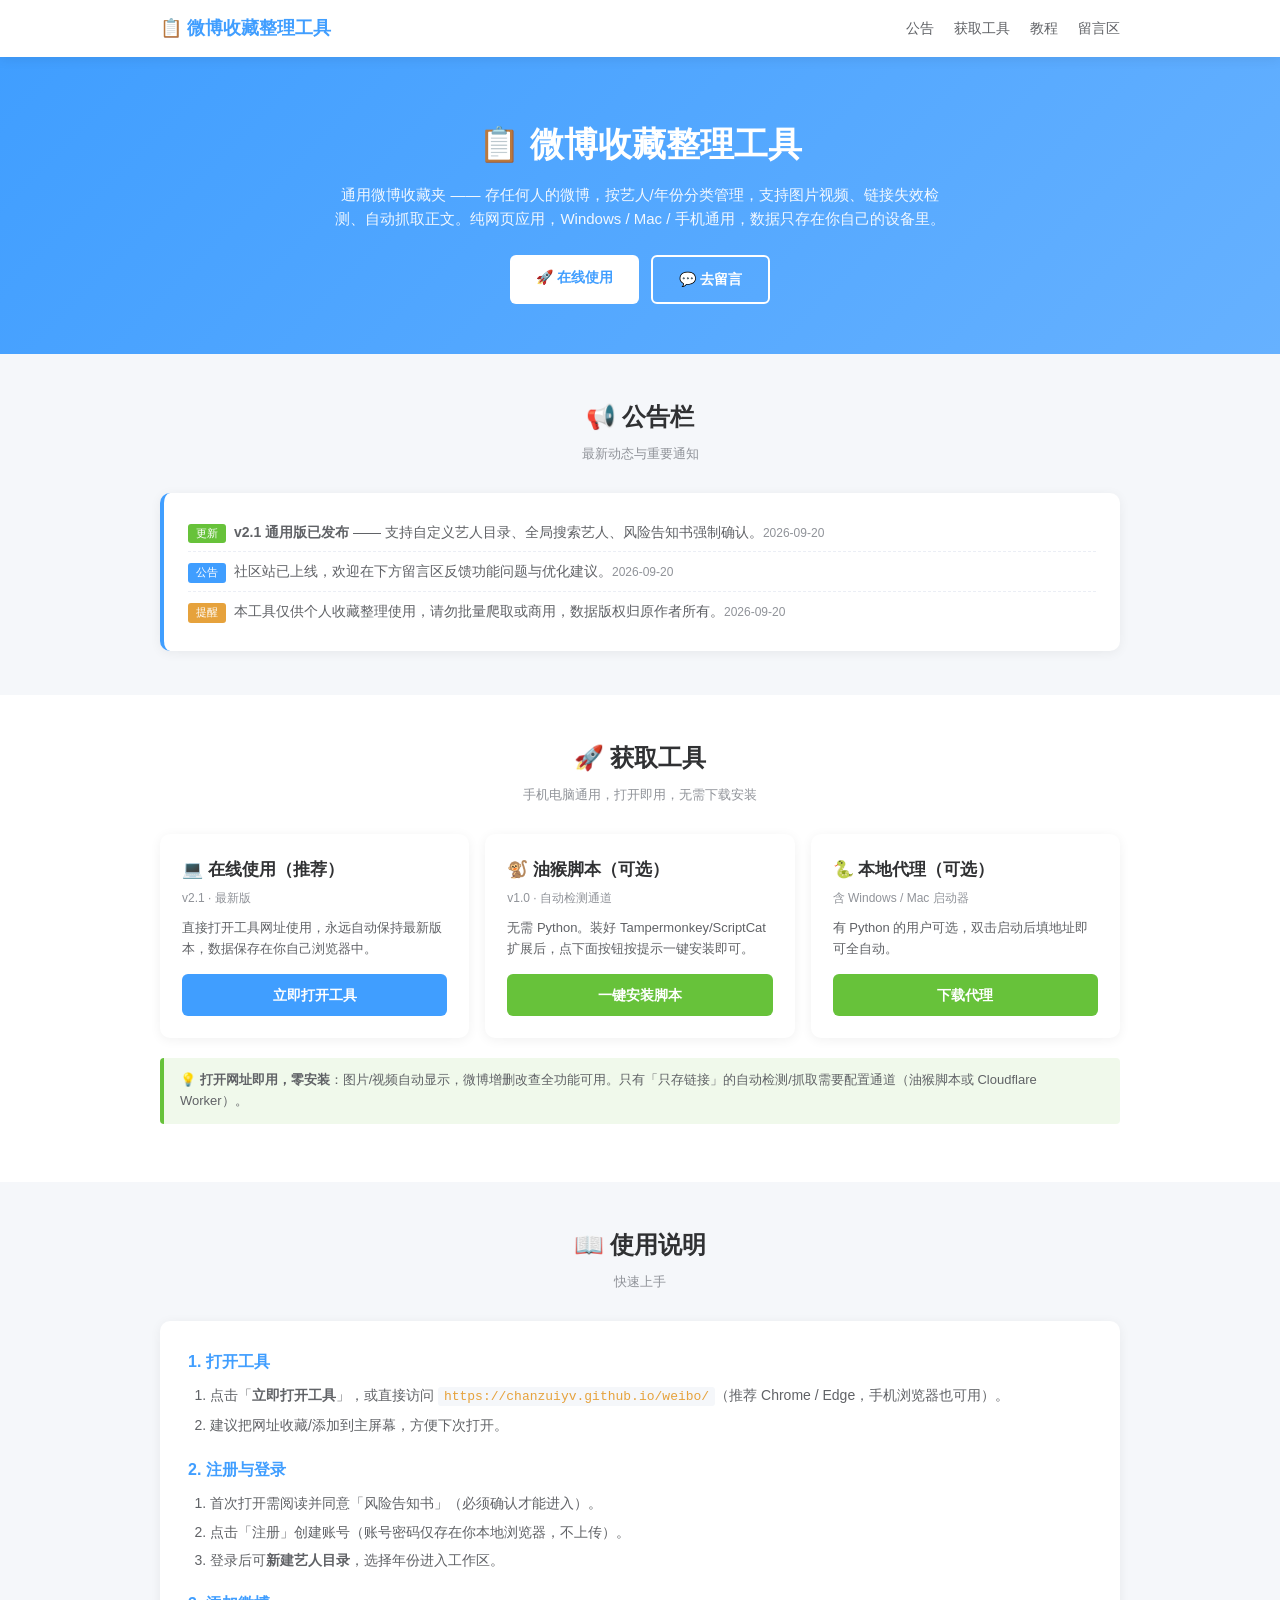
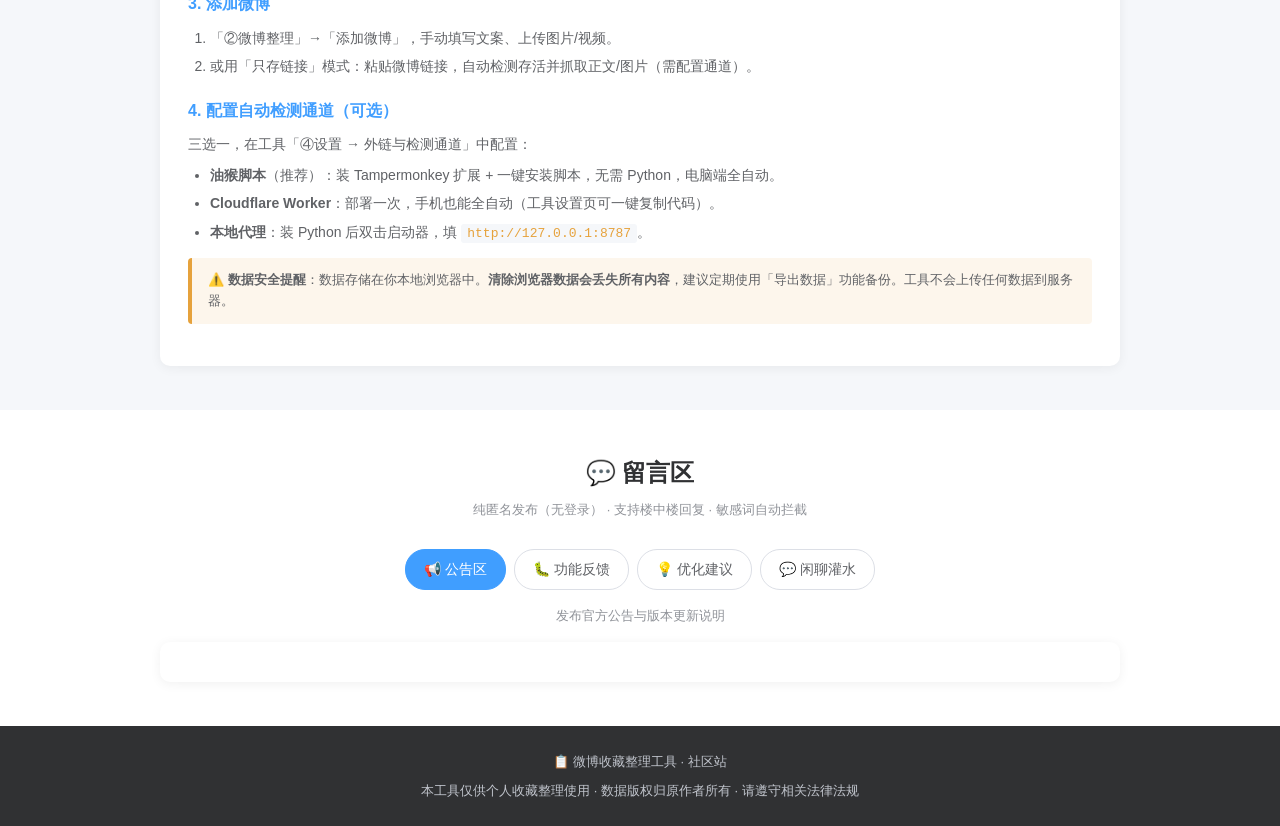
<file: 社区站/社区站/index.html>
<!DOCTYPE html>
<html lang="zh-CN">
<head>
<meta charset="UTF-8">
<meta name="viewport" content="width=device-width, initial-scale=1.0">
<title>微博收藏整理工具 · 社区站</title>
<meta name="description" content="微博收藏整理工具官方社区 - 在线使用、使用教程、功能反馈、优化建议、闲聊灌水">
<style>
  * { margin: 0; padding: 0; box-sizing: border-box; }
  body {
    font-family: -apple-system, BlinkMacSystemFont, "Segoe UI", "PingFang SC", "Microsoft YaHei", sans-serif;
    background: #f5f7fa; color: #303133; line-height: 1.6;
  }
  a { color: #409eff; text-decoration: none; }
  a:hover { text-decoration: underline; }
  .container { max-width: 1000px; margin: 0 auto; padding: 0 20px; }

  /* 顶部导航 */
  .navbar { position: sticky; top: 0; z-index: 100; background: #fff; box-shadow: 0 2px 12px rgba(0,0,0,.08); }
  .navbar-inner { max-width: 1000px; margin: 0 auto; padding: 14px 20px; display: flex; align-items: center; justify-content: space-between; }
  .logo { font-size: 18px; font-weight: 700; color: #409eff; }
  .nav-links { display: flex; gap: 20px; font-size: 14px; }
  .nav-links a { color: #606266; }

  /* Hero */
  .hero { background: linear-gradient(135deg, #409eff 0%, #66b1ff 100%); color: #fff; padding: 60px 0 50px; text-align: center; }
  .hero h1 { font-size: 34px; margin-bottom: 12px; }
  .hero p { font-size: 15px; opacity: .92; margin-bottom: 24px; max-width: 620px; margin-left: auto; margin-right: auto; }
  .btn-group { display: flex; gap: 12px; justify-content: center; flex-wrap: wrap; }
  .btn { display: inline-block; padding: 11px 26px; border-radius: 6px; font-size: 14px; font-weight: 600; cursor: pointer; border: none; transition: all .2s; text-decoration: none; }
  .btn-primary { background: #fff; color: #409eff; }
  .btn-primary:hover { background: #ecf5ff; text-decoration: none; }
  .btn-outline { background: transparent; color: #fff; border: 2px solid #fff; }
  .btn-outline:hover { background: rgba(255,255,255,.15); text-decoration: none; }

  section { padding: 44px 0; }
  section h2 { font-size: 24px; text-align: center; margin-bottom: 8px; }
  .section-sub { text-align: center; color: #909399; margin-bottom: 28px; font-size: 13px; }

  /* 公告栏 */
  .notice { background: #fff; border-radius: 10px; padding: 20px 24px; box-shadow: 0 2px 12px rgba(0,0,0,.06); border-left: 4px solid #409eff; }
  .notice h3 { font-size: 16px; margin-bottom: 10px; color: #409eff; }
  .notice-item { padding: 8px 0; border-bottom: 1px dashed #ebeef5; font-size: 14px; color: #606266; }
  .notice-item:last-child { border-bottom: none; }
  .notice-tag { display: inline-block; background: #409eff; color: #fff; font-size: 11px; padding: 1px 8px; border-radius: 3px; margin-right: 8px; }
  .notice-tag.update { background: #67c23a; }
  .notice-tag.warn { background: #e6a23c; }

  /* 获取卡片 */
  .download-grid { display: grid; grid-template-columns: repeat(auto-fit, minmax(280px, 1fr)); gap: 16px; }
  .dl-card { background: #fff; border-radius: 10px; padding: 22px; box-shadow: 0 2px 12px rgba(0,0,0,.06); }
  .dl-card h3 { font-size: 17px; margin-bottom: 6px; }
  .dl-version { font-size: 12px; color: #909399; margin-bottom: 10px; }
  .dl-desc { font-size: 13px; color: #606266; margin-bottom: 14px; min-height: 40px; }
  .dl-btn { display: block; text-align: center; padding: 10px; background: #409eff; color: #fff; border-radius: 6px; font-weight: 600; font-size: 14px; }
  .dl-btn:hover { background: #66b1ff; text-decoration: none; }
  .dl-btn.secondary { background: #67c23a; }
  .dl-btn.secondary:hover { background: #85ce61; }

  /* 使用说明 */
  .tutorial { background: #fff; border-radius: 10px; padding: 28px; box-shadow: 0 2px 12px rgba(0,0,0,.06); }
  .tutorial h3 { font-size: 16px; margin: 20px 0 10px; color: #409eff; }
  .tutorial h3:first-child { margin-top: 0; }
  .tutorial p, .tutorial li { font-size: 14px; color: #606266; }
  .tutorial ol, .tutorial ul { padding-left: 22px; margin: 8px 0; }
  .tutorial li { margin-bottom: 6px; }
  .tutorial code { background: #f5f7fa; padding: 2px 6px; border-radius: 3px; font-size: 13px; color: #e6a23c; }
  .alert { background: #fdf6ec; border-left: 4px solid #e6a23c; padding: 12px 16px; border-radius: 4px; margin: 14px 0; font-size: 13px; color: #606266; }
  .alert-success { background: #f0f9eb; border-color: #67c23a; }

  /* 留言区分区 Tab */
  .forum-tabs { display: flex; gap: 8px; margin-bottom: 16px; flex-wrap: wrap; justify-content: center; }
  .forum-tab { padding: 8px 18px; border-radius: 20px; background: #fff; border: 1px solid #dcdfe6; cursor: pointer; font-size: 14px; color: #606266; transition: all .2s; }
  .forum-tab:hover { border-color: #409eff; color: #409eff; }
  .forum-tab.active { background: #409eff; color: #fff; border-color: #409eff; }
  .forum-desc { text-align: center; color: #909399; font-size: 13px; margin-bottom: 16px; }

  /* Twikoo 留言容器（4 分区各一个，切换显示） */
  #twikoo-wrap { background: #fff; border-radius: 10px; padding: 20px; box-shadow: 0 2px 12px rgba(0,0,0,.06); }
  .twikoo-panel { display: none; }
  .twikoo-panel.active { display: block; }

  footer { background: #303133; color: #c0c4cc; padding: 26px 0; text-align: center; font-size: 13px; }
  footer a { color: #409eff; }

  @media (max-width: 600px) {
    .hero h1 { font-size: 24px; }
    .nav-links { display: none; }
  }
</style>
</head>
<body>

<nav class="navbar">
  <div class="navbar-inner">
    <div class="logo">📋 微博收藏整理工具</div>
    <div class="nav-links">
      <a href="#notice">公告</a>
      <a href="#download">获取工具</a>
      <a href="#tutorial">教程</a>
      <a href="#forum">留言区</a>
    </div>
  </div>
</nav>

<section class="hero">
  <div class="container">
    <h1>📋 微博收藏整理工具</h1>
    <p>通用微博收藏夹 —— 存任何人的微博，按艺人/年份分类管理，支持图片视频、链接失效检测、自动抓取正文。纯网页应用，Windows / Mac / 手机通用，数据只存在你自己的设备里。</p>
    <div class="btn-group">
      <a class="btn btn-primary" href="https://chanzuiyv.github.io/weibo/" target="_blank">🚀 在线使用</a>
      <a class="btn btn-outline" href="#forum">💬 去留言</a>
    </div>
  </div>
</section>

<!-- 公告栏 -->
<section id="notice">
  <div class="container">
    <h2>📢 公告栏</h2>
    <p class="section-sub">最新动态与重要通知</p>
    <div class="notice">
      <div class="notice-item"><span class="notice-tag update">更新</span><b>v2.1 通用版已发布</b> —— 支持自定义艺人目录、全局搜索艺人、风险告知书强制确认。<span style="color:#909399;font-size:12px;">2026-09-20</span></div>
      <div class="notice-item"><span class="notice-tag">公告</span>社区站已上线，欢迎在下方留言区反馈功能问题与优化建议。<span style="color:#909399;font-size:12px;">2026-09-20</span></div>
      <div class="notice-item"><span class="notice-tag warn">提醒</span>本工具仅供个人收藏整理使用，请勿批量爬取或商用，数据版权归原作者所有。<span style="color:#909399;font-size:12px;">2026-09-20</span></div>
    </div>
  </div>
</section>

<!-- 获取工具 -->
<section id="download" style="background:#fff;">
  <div class="container">
    <h2>🚀 获取工具</h2>
    <p class="section-sub">手机电脑通用，打开即用，无需下载安装</p>
    <div class="download-grid">
      <div class="dl-card">
        <h3>💻 在线使用（推荐）</h3>
        <div class="dl-version">v2.1 · 最新版</div>
        <div class="dl-desc">直接打开工具网址使用，永远自动保持最新版本，数据保存在你自己浏览器中。</div>
        <a class="dl-btn" href="https://chanzuiyv.github.io/weibo/" target="_blank">立即打开工具</a>
      </div>
      <div class="dl-card">
        <h3>🐒 油猴脚本（可选）</h3>
        <div class="dl-version">v1.0 · 自动检测通道</div>
        <div class="dl-desc">无需 Python。装好 Tampermonkey/ScriptCat 扩展后，点下面按钮按提示一键安装即可。</div>
        <a class="dl-btn secondary" href="https://raw.githubusercontent.com/ChanZuiyv/weibo/main/微博整理助手.user.js" target="_blank">一键安装脚本</a>
      </div>
      <div class="dl-card">
        <h3>🐍 本地代理（可选）</h3>
        <div class="dl-version">含 Windows / Mac 启动器</div>
        <div class="dl-desc">有 Python 的用户可选，双击启动后填地址即可全自动。</div>
        <a class="dl-btn secondary" href="https://raw.githubusercontent.com/ChanZuiyv/weibo/main/weibo_proxy.py" download="weibo_proxy.py">下载代理</a>
      </div>
    </div>
    <div class="alert alert-success" style="margin-top:20px;">
      💡 <b>打开网址即用，零安装</b>：图片/视频自动显示，微博增删改查全功能可用。只有「只存链接」的自动检测/抓取需要配置通道（油猴脚本或 Cloudflare Worker）。
    </div>
  </div>
</section>

<!-- 使用说明 -->
<section id="tutorial">
  <div class="container">
    <h2>📖 使用说明</h2>
    <p class="section-sub">快速上手</p>
    <div class="tutorial">
      <h3>1. 打开工具</h3>
      <ol>
        <li>点击「<b>立即打开工具</b>」，或直接访问 <code>https://chanzuiyv.github.io/weibo/</code>（推荐 Chrome / Edge，手机浏览器也可用）。</li>
        <li>建议把网址收藏/添加到主屏幕，方便下次打开。</li>
      </ol>

      <h3>2. 注册与登录</h3>
      <ol>
        <li>首次打开需阅读并同意「风险告知书」（必须确认才能进入）。</li>
        <li>点击「注册」创建账号（账号密码仅存在你本地浏览器，不上传）。</li>
        <li>登录后可<b>新建艺人目录</b>，选择年份进入工作区。</li>
      </ol>

      <h3>3. 添加微博</h3>
      <ol>
        <li>「②微博整理」→「添加微博」，手动填写文案、上传图片/视频。</li>
        <li>或用「只存链接」模式：粘贴微博链接，自动检测存活并抓取正文/图片（需配置通道）。</li>
      </ol>

      <h3>4. 配置自动检测通道（可选）</h3>
      <p>三选一，在工具「④设置 → 外链与检测通道」中配置：</p>
      <ul>
        <li><b>油猴脚本</b>（推荐）：装 Tampermonkey 扩展 + 一键安装脚本，无需 Python，电脑端全自动。</li>
        <li><b>Cloudflare Worker</b>：部署一次，手机也能全自动（工具设置页可一键复制代码）。</li>
        <li><b>本地代理</b>：装 Python 后双击启动器，填 <code>http://127.0.0.1:8787</code>。</li>
      </ul>

      <div class="alert">
        ⚠️ <b>数据安全提醒</b>：数据存储在你本地浏览器中。<b>清除浏览器数据会丢失所有内容</b>，建议定期使用「导出数据」功能备份。工具不会上传任何数据到服务器。
      </div>
    </div>
  </div>
</section>

<!-- 留言区 -->
<section id="forum" style="background:#fff;">
  <div class="container">
    <h2>💬 留言区</h2>
    <p class="section-sub">纯匿名发布（无登录） · 支持楼中楼回复 · 敏感词自动拦截</p>

    <div class="forum-tabs">
      <div class="forum-tab active" data-path="/announcement">📢 公告区</div>
      <div class="forum-tab" data-path="/feedback">🐛 功能反馈</div>
      <div class="forum-tab" data-path="/suggestion">💡 优化建议</div>
      <div class="forum-tab" data-path="/chat">💬 闲聊灌水</div>
    </div>
    <p class="forum-desc" id="forum-desc">发布官方公告与版本更新说明</p>

    <div id="twikoo-wrap">
      <div class="twikoo-panel active" id="tw-announcement"></div>
      <div class="twikoo-panel" id="tw-feedback"></div>
      <div class="twikoo-panel" id="tw-suggestion"></div>
      <div class="twikoo-panel" id="tw-chat"></div>
    </div>
  </div>
</section>

<footer>
  <div class="container">
    <p>📋 微博收藏整理工具 · 社区站</p>
    <p style="margin-top:8px;">本工具仅供个人收藏整理使用 · 数据版权归原作者所有 · 请遵守相关法律法规</p>
  </div>
</footer>

<!-- Twikoo 客户端（本地自托管，GitHub Pages 分发） -->
<script src="./twikoo.all.min.js"></script>
<script>
  // ============ 配置区 ============
  // 腾讯云 CloudBase 部署 Twikoo 后的环境 ID（形如 your-env-12345678）
  // 部署方法见本文件底部注释，或看社区站部署指引
  const TWIKOO_ENV_ID = 'weibo-community-d0frbg6u99b393b9';
  // ===============================

  // Twikoo 服务端自带「违禁词」拦截（管理面板 → 反垃圾 → 违禁词，粘贴 违禁词库.txt 内容即可）

  const inited = {};
  const panels = {
    '/announcement': 'tw-announcement',
    '/feedback':     'tw-feedback',
    '/suggestion':   'tw-suggestion',
    '/chat':         'tw-chat'
  };
  const forumDescs = {
    '/announcement': '发布官方公告与版本更新说明',
    '/feedback': '遇到 Bug 或功能异常请在此反馈',
    '/suggestion': '提出你想要的新功能或优化方向',
    '/chat': '自由闲聊，注意文明发言'
  };

  function showTab(path) {
    document.querySelectorAll('.twikoo-panel').forEach(p => p.classList.remove('active'));
    const el = document.getElementById(panels[path]);
    el.classList.add('active');
    document.getElementById('forum-desc').textContent = forumDescs[path] || '';
    if (!inited[path]) {
      inited[path] = true;
      twikoo.init({
        envId: TWIKOO_ENV_ID,
        el: '#' + panels[path],
        path: path,
        lang: 'zh-CN'
      });
    }
  }

  // 分区切换
  document.querySelectorAll('.forum-tab').forEach(tab => {
    tab.addEventListener('click', () => {
      document.querySelectorAll('.forum-tab').forEach(t => t.classList.remove('active'));
      tab.classList.add('active');
      showTab(tab.dataset.path);
    });
  });

  // 初始化默认分区
  showTab('/announcement');

  // 平滑滚动
  document.querySelectorAll('a[href^="#"]').forEach(a => {
    a.addEventListener('click', e => {
      const t = document.querySelector(a.getAttribute('href'));
      if (t) { e.preventDefault(); t.scrollIntoView({ behavior: 'smooth' }); }
    });
  });

  /* ================= Twikoo 部署指引（腾讯云 CloudBase，国内直连） =================
     1. 打开 https://twikoo.js.org/back-end.html 查看「腾讯云 CloudBase 部署」章节
     2. 微信扫码注册/登录腾讯云 → 开通 CloudBase（创建"按量付费"环境，记下环境ID）
     3. 按官方文档一键部署 twikoo 云函数，并开启「HTTP 访问服务」
     4. 把环境 ID 填到上面的 TWIKOO_ENV_ID，把 index.html + twikoo.all.min.js 上传到 GitHub 仓库
     5. 首次打开留言区 → 点评论区的小齿轮 → 设置管理员密码
     6. 管理面板 → 反垃圾 → 违禁词：粘贴 违禁词库.txt 的全部内容（服务端拦截违规内容）
  ================================================================================ */
</script>

</body>
</html>
</file>
